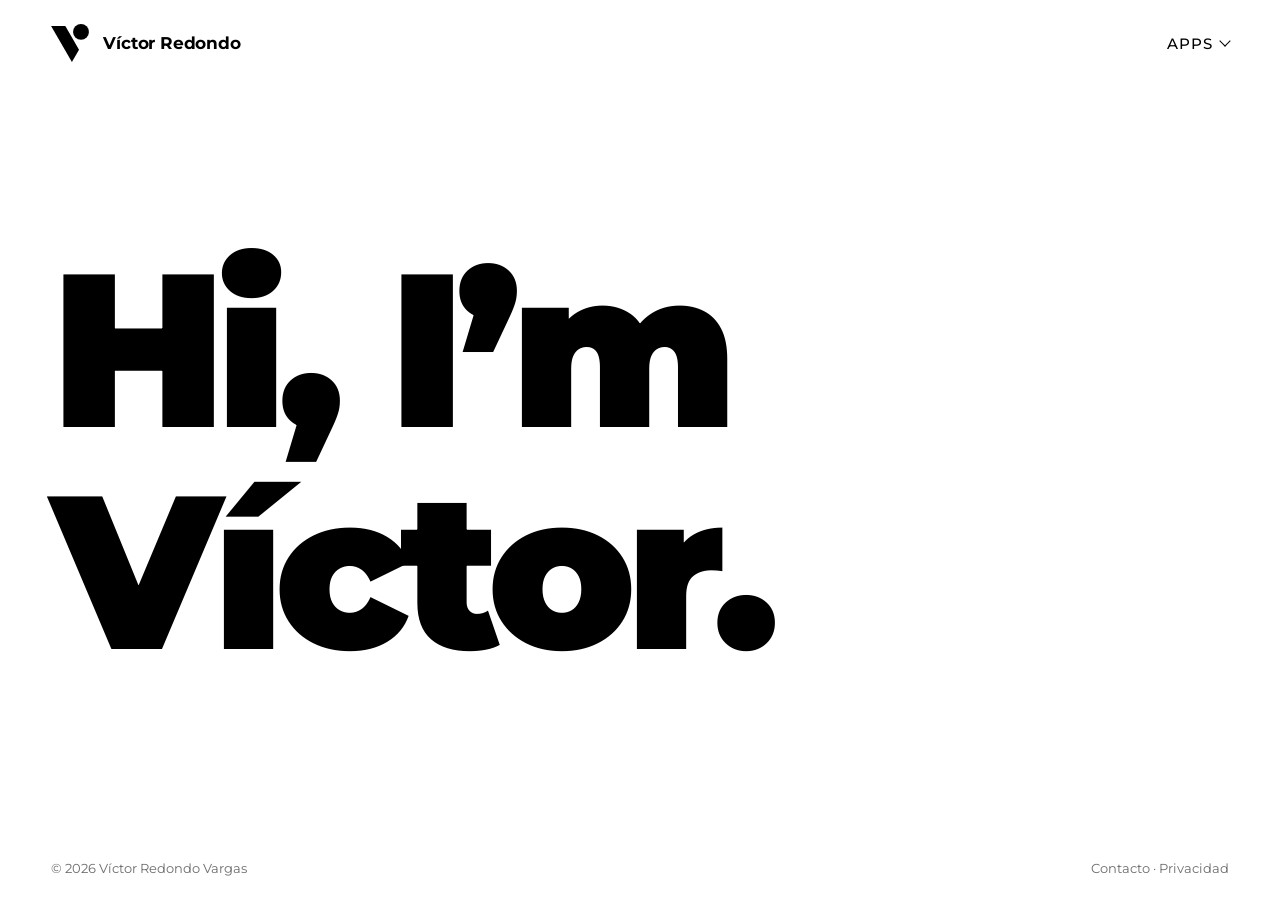
<file: index.html>
<!DOCTYPE html>
<html lang="es">
<head>
<meta charset="utf-8">
<meta name="viewport" content="width=device-width, initial-scale=1">
<title>Víctor Redondo · Diseño y proyectos</title>
<meta name="description" content="Víctor Redondo: diseño, apps y otros proyectos.">
<link rel="icon" href="/logo.svg" type="image/svg+xml">
<link rel="canonical" href="https://vredondo.com/">
<meta property="og:title" content="Víctor Redondo · Diseño y proyectos">
<meta property="og:description" content="Diseño, apps y otros proyectos de Víctor Redondo.">
<meta property="og:url" content="https://vredondo.com/">
<meta name="theme-color" content="#ffffff">
<link rel="apple-touch-icon" href="/loop/img/icon-180.png">
<script type="application/ld+json">
{"@context":"https://schema.org","@graph":[
 {"@type":"Person","@id":"https://vredondo.com/#me","name":"Víctor Redondo Vargas","url":"https://vredondo.com/","jobTitle":"Diseñador"},
 {"@type":"WebSite","@id":"https://vredondo.com/#web","url":"https://vredondo.com/","name":"Víctor Redondo","inLanguage":"es","publisher":{"@id":"https://vredondo.com/#me"}},
 {"@type":"SoftwareApplication","name":"Loop: Cinta de correr","operatingSystem":"iOS, watchOS","applicationCategory":"HealthApplication","url":"https://vredondo.com/loop/","installUrl":"https://apps.apple.com/app/loop-cinta-de-correr/id6827310005","author":{"@id":"https://vredondo.com/#me"},"offers":{"@type":"Offer","price":"0","priceCurrency":"EUR"}}
]}
</script>
<link rel="stylesheet" href="/assets/site.css">
<script defer src='https://static.cloudflareinsights.com/beacon.min.js' data-cf-beacon='{"token": "1eb871b4c83d4031b8261ed654e6d0db"}'></script>
</head>
<body>

<header>
  <a class="brand" href="/" aria-label="Víctor Redondo — inicio">
    <svg viewBox="184 150 478 480" aria-hidden="true">
      <polygon points="184,175 364,175 537,475 447,630" fill="currentColor"/>
      <circle cx="562" cy="250" r="100" fill="currentColor"/>
    </svg>
    <span>Víctor Redondo</span>
  </a>

  <nav aria-label="Principal">
    <ul>
      <li class="menu" id="apps">
        <button type="button" aria-expanded="false" aria-controls="apps-list">Apps</button>
        <div class="dropdown" id="apps-list">
          <a href="/loop/">Loop<small>Tu cinta en Apple Fitness</small></a>
        </div>
      </li>
    </ul>
  </nav>
</header>

<main>
  <h1>Hi, I’m<br>Víctor.</h1>
</main>

<footer><span>© <span id="y"></span> Víctor Redondo Vargas</span><span><a href="/contacto/">Contacto</a> · <a href="/privacidad/">Privacidad</a></span></footer>

<script src="/assets/site.js"></script>
</body>
</html>
</file>
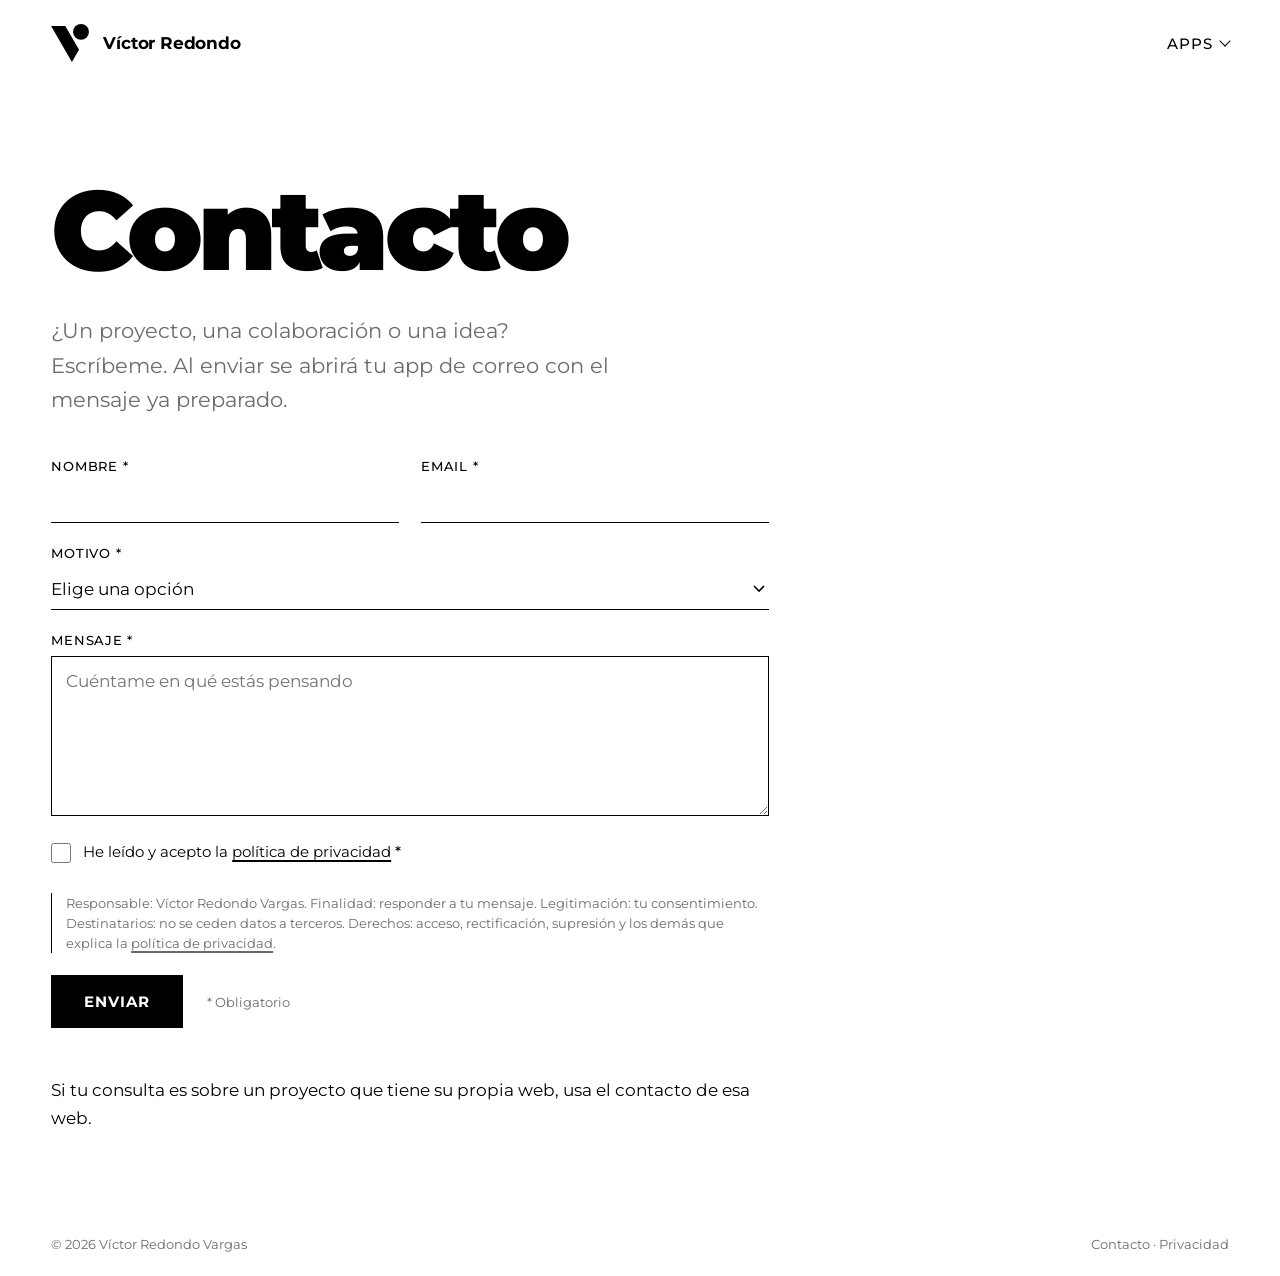
<file: contacto/index.html>
<!DOCTYPE html>
<html lang="es">
<head>
<meta charset="utf-8">
<meta name="viewport" content="width=device-width, initial-scale=1">
<title>Contacto · Víctor Redondo</title>
<meta name="description" content="Escribe a Víctor Redondo para proyectos, colaboraciones o ideas.">
<link rel="icon" href="/logo.svg" type="image/svg+xml">
<link rel="canonical" href="https://vredondo.com/contacto/">
<meta property="og:title" content="Contacto · Víctor Redondo">
<meta property="og:description" content="Escribe a Víctor Redondo para proyectos, colaboraciones o ideas.">
<meta property="og:url" content="https://vredondo.com/contacto/">
<meta name="theme-color" content="#ffffff">
<link rel="apple-touch-icon" href="/loop/img/icon-180.png">
<script type="application/ld+json">
{"@context":"https://schema.org","@graph":[
 {"@type":"Person","@id":"https://vredondo.com/#me","name":"Víctor Redondo Vargas","url":"https://vredondo.com/"},
 {"@type":"BreadcrumbList","itemListElement":[{"@type":"ListItem","position":1,"name":"Víctor Redondo","item":"https://vredondo.com/"},{"@type":"ListItem","position":2,"name":"Contacto","item":"https://vredondo.com/contacto/"}]}
]}
</script>
<link rel="stylesheet" href="/assets/site.css">
<script defer src='https://static.cloudflareinsights.com/beacon.min.js' data-cf-beacon='{"token": "1eb871b4c83d4031b8261ed654e6d0db"}'></script>
</head>
<body>

<header>
  <a class="brand" href="/" aria-label="Víctor Redondo — inicio">
    <svg viewBox="184 150 478 480" aria-hidden="true">
      <polygon points="184,175 364,175 537,475 447,630" fill="currentColor"/>
      <circle cx="562" cy="250" r="100" fill="currentColor"/>
    </svg>
    <span>Víctor Redondo</span>
  </a>

  <nav aria-label="Principal">
    <ul>
      <li class="menu" id="apps">
        <button type="button" aria-expanded="false" aria-controls="apps-list">Apps</button>
        <div class="dropdown" id="apps-list">
          <a href="/loop/">Loop<small>Tu cinta en Apple Fitness</small></a>
        </div>
      </li>
    </ul>
  </nav>
</header>

<main class="page">
  <h1>Contacto</h1>
  <p class="lead">¿Un proyecto, una colaboración o una idea? Escríbeme. Al enviar se abrirá tu app de correo con el mensaje ya preparado.</p>

  <form id="contact" novalidate>
    <div class="hp" aria-hidden="true"><label for="website">Website</label><input id="website" name="website" tabindex="-1" autocomplete="off"></div>
    <div class="row">
      <div><label for="name">Nombre <b>*</b></label><input class="f" id="name" name="name" autocomplete="name" required></div>
      <div><label for="email">Email <b>*</b></label><input class="f" id="email" name="email" type="email" autocomplete="email" required></div>
    </div>
    <div>
      <label for="topic">Motivo <b>*</b></label>
      <select class="f" id="topic" name="topic" required>
        <option value="">Elige una opción</option>
        <option>Proyecto</option>
        <option>Colaboración</option>
        <option>Idea</option>
        <option>Prensa</option>
        <option>Otro</option>
      </select>
    </div>
    <div><label for="msg">Mensaje <b>*</b></label><textarea class="f" id="msg" name="msg" required placeholder="Cuéntame en qué estás pensando"></textarea></div>
    <label class="check"><input type="checkbox" id="accept" required><span>He leído y acepto la <a href="/privacidad/">política de privacidad</a> <b>*</b></span></label>
    <p class="legal">Responsable: Víctor Redondo Vargas. Finalidad: responder a tu mensaje. Legitimación: tu consentimiento. Destinatarios: no se ceden datos a terceros. Derechos: acceso, rectificación, supresión y los demás que explica la <a href="/privacidad/">política de privacidad</a>.</p>
    <p class="error" id="error" role="alert" hidden>Rellena todos los campos marcados con * y acepta la política de privacidad.</p>
    <div class="actions"><button class="btn" type="submit">Enviar</button><span class="req">* Obligatorio</span></div>
  </form>

  <div class="done" id="done" hidden>
    <p>He abierto tu app de correo con el mensaje preparado: solo falta pulsar Enviar. Si no se ha abierto, copia el mensaje y mándalo a <span class="mail">moc.duolci@ved.odnoderv</span>.</p>
    <pre id="preview"></pre>
    <div class="actions"><button class="btn" type="button" id="copy">Copiar mensaje</button><a class="btn ghost" href="/">Volver al inicio</a></div>
  </div>

  <p style="margin-top:48px">Si tu consulta es sobre un proyecto que tiene su propia web, usa el contacto de esa web.</p>
</main>

<footer><span>© <span id="y"></span> Víctor Redondo Vargas</span><span><a href="/contacto/">Contacto</a> · <a href="/privacidad/">Privacidad</a></span></footer>

<script src="/assets/site.js"></script>
<script>
(() => {
  const to = ['vredondo.dev', 'icloud.com'].join('@');
  const form = document.getElementById('contact'), err = document.getElementById('error');
  const done = document.getElementById('done'), pre = document.getElementById('preview');
  const v = id => document.getElementById(id).value.trim();
  form.addEventListener('submit', e => {
    e.preventDefault();
    if (v('website')) return;
    const ok = v('name') && /^[^@\s]+@[^@\s]+\.[^@\s]+$/.test(v('email')) && v('topic') && v('msg') && document.getElementById('accept').checked;
    err.hidden = ok;
    if (!ok) return;
    const subject = `[vredondo.com] ${v('topic')} · ${v('name')}`;
    const body = `${v('msg')}\n\n—\nNombre: ${v('name')}\nEmail: ${v('email')}\nMotivo: ${v('topic')}`;
    pre.textContent = `Para: ${to}\nAsunto: ${subject}\n\n${body}`;
    location.href = `mailto:${to}?subject=${encodeURIComponent(subject)}&body=${encodeURIComponent(body)}`;
    form.hidden = true; done.hidden = false;
  });
  document.getElementById('copy').addEventListener('click', async e => {
    try { await navigator.clipboard.writeText(pre.textContent); e.target.textContent = 'Copiado'; } catch (_) {}
  });
})();
</script>
</body>
</html>
</file>
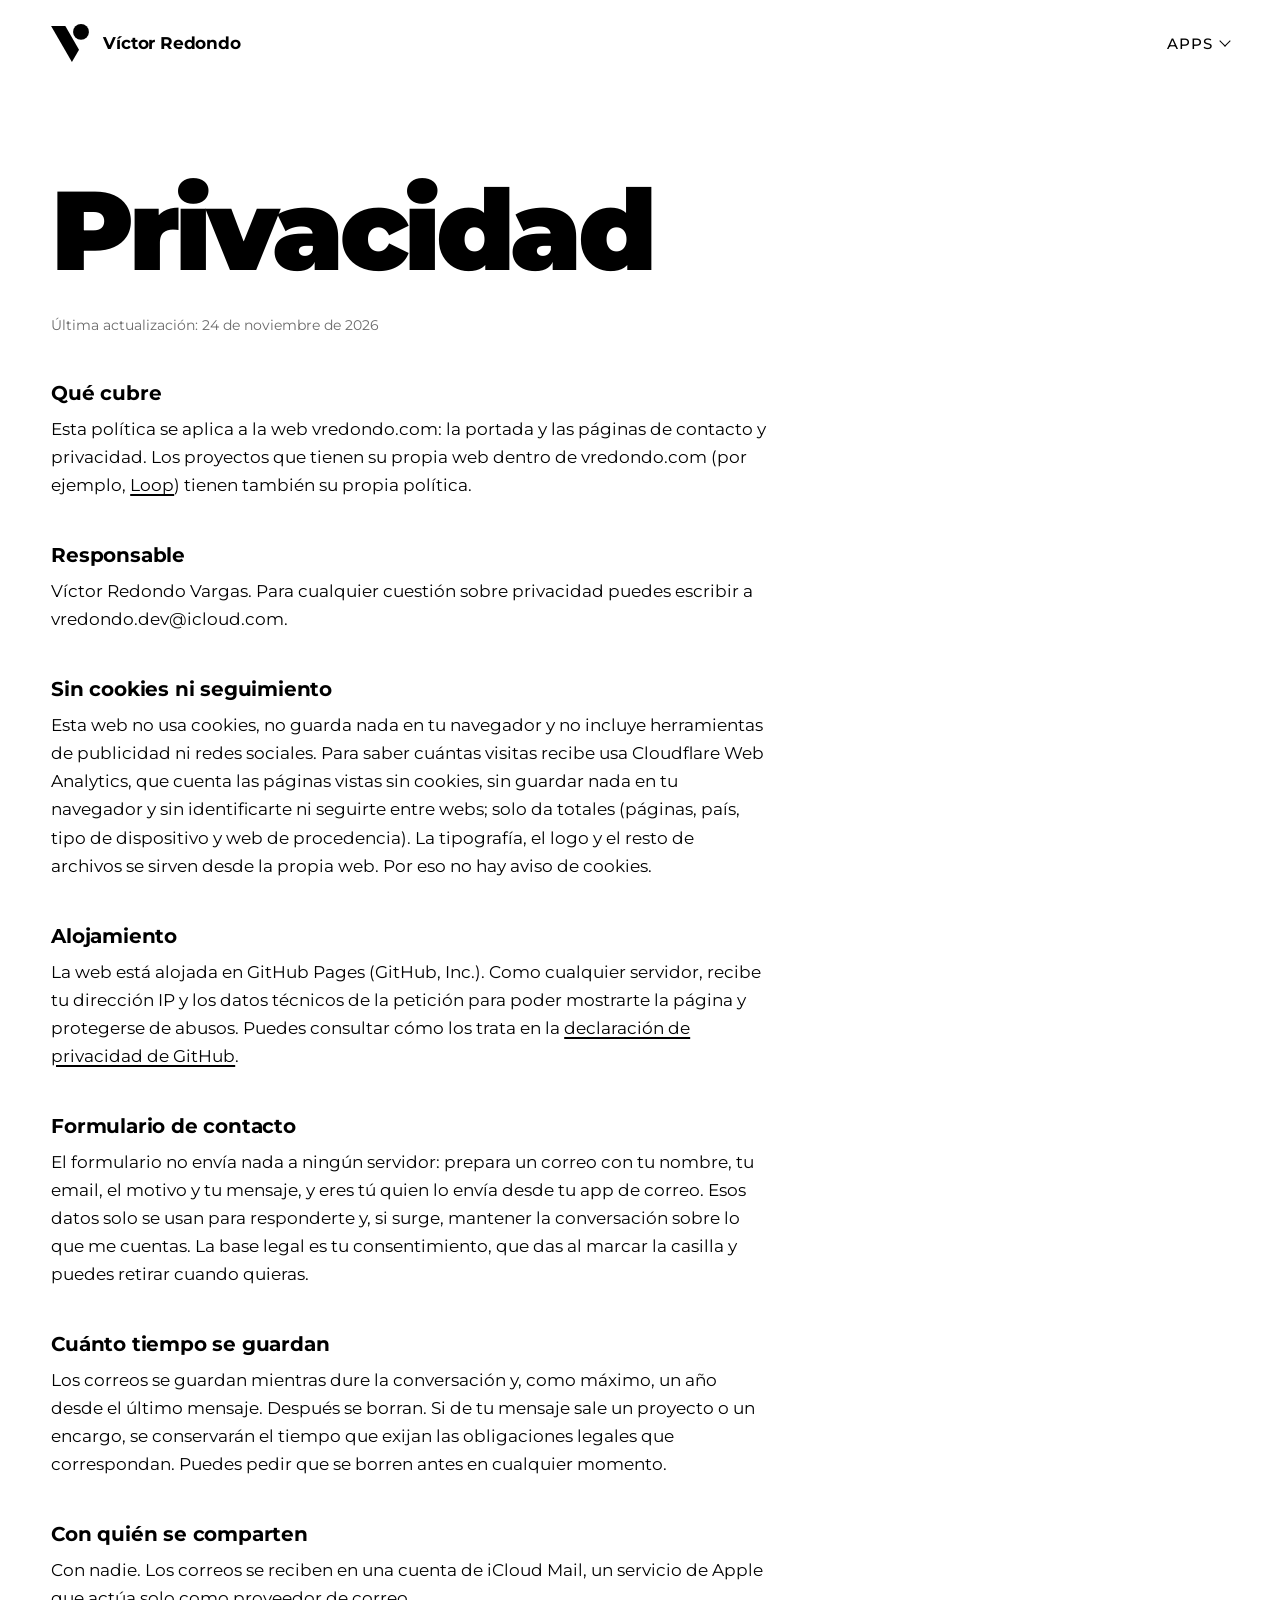
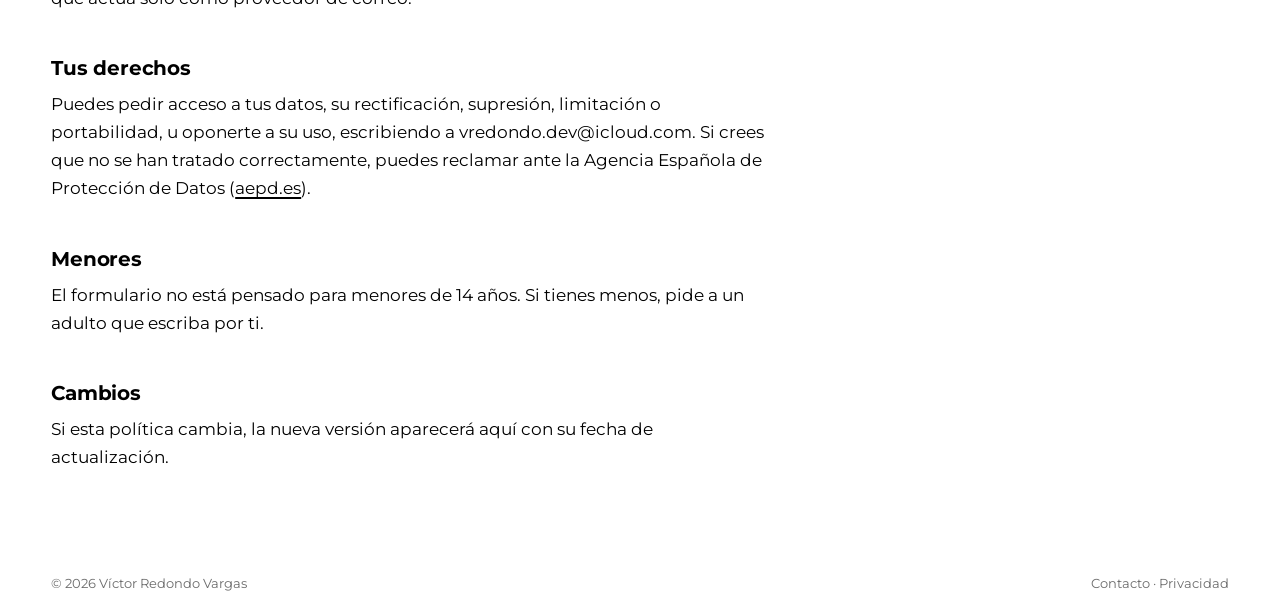
<file: privacidad/index.html>
<!DOCTYPE html>
<html lang="es">
<head>
<meta charset="utf-8">
<meta name="viewport" content="width=device-width, initial-scale=1">
<title>Privacidad · Víctor Redondo</title>
<meta name="description" content="Política de privacidad de vredondo.com: sin cookies ni seguimiento, y cómo se tratan los mensajes del formulario de contacto.">
<link rel="icon" href="/logo.svg" type="image/svg+xml">
<link rel="canonical" href="https://vredondo.com/privacidad/">
<meta property="og:title" content="Privacidad · Víctor Redondo">
<meta property="og:description" content="Política de privacidad de vredondo.com: sin cookies ni seguimiento, y cómo se tratan los mensajes del formulario de contacto.">
<meta property="og:url" content="https://vredondo.com/privacidad/">
<meta name="theme-color" content="#ffffff">
<link rel="apple-touch-icon" href="/loop/img/icon-180.png">
<script type="application/ld+json">
{"@context":"https://schema.org","@graph":[
 {"@type":"Person","@id":"https://vredondo.com/#me","name":"Víctor Redondo Vargas","url":"https://vredondo.com/"},
 {"@type":"BreadcrumbList","itemListElement":[{"@type":"ListItem","position":1,"name":"Víctor Redondo","item":"https://vredondo.com/"},{"@type":"ListItem","position":2,"name":"Privacidad","item":"https://vredondo.com/privacidad/"}]}
]}
</script>
<link rel="stylesheet" href="/assets/site.css">
<script defer src='https://static.cloudflareinsights.com/beacon.min.js' data-cf-beacon='{"token": "1eb871b4c83d4031b8261ed654e6d0db"}'></script>
</head>
<body>

<header>
  <a class="brand" href="/" aria-label="Víctor Redondo — inicio">
    <svg viewBox="184 150 478 480" aria-hidden="true">
      <polygon points="184,175 364,175 537,475 447,630" fill="currentColor"/>
      <circle cx="562" cy="250" r="100" fill="currentColor"/>
    </svg>
    <span>Víctor Redondo</span>
  </a>

  <nav aria-label="Principal">
    <ul>
      <li class="menu" id="apps">
        <button type="button" aria-expanded="false" aria-controls="apps-list">Apps</button>
        <div class="dropdown" id="apps-list">
          <a href="/loop/">Loop<small>Tu cinta en Apple Fitness</small></a>
        </div>
      </li>
    </ul>
  </nav>
</header>

<main class="page">
  <h1>Privacidad</h1>
  <p class="updated">Última actualización: 24 de noviembre de 2026</p>

  <h2>Qué cubre</h2>
  <p>Esta política se aplica a la web vredondo.com: la portada y las páginas de contacto y privacidad. Los proyectos que tienen su propia web dentro de vredondo.com (por ejemplo, <a href="/loop/privacidad/">Loop</a>) tienen también su propia política.</p>

  <h2>Responsable</h2>
  <p>Víctor Redondo Vargas. Para cualquier cuestión sobre privacidad puedes escribir a <span class="mail">moc.duolci@ved.odnoderv</span>.</p>

  <h2>Sin cookies ni seguimiento</h2>
  <p>Esta web no usa cookies, no guarda nada en tu navegador y no incluye herramientas de publicidad ni redes sociales. Para saber cuántas visitas recibe usa Cloudflare Web Analytics, que cuenta las páginas vistas sin cookies, sin guardar nada en tu navegador y sin identificarte ni seguirte entre webs; solo da totales (páginas, país, tipo de dispositivo y web de procedencia). La tipografía, el logo y el resto de archivos se sirven desde la propia web. Por eso no hay aviso de cookies.</p>

  <h2>Alojamiento</h2>
  <p>La web está alojada en GitHub Pages (GitHub, Inc.). Como cualquier servidor, recibe tu dirección IP y los datos técnicos de la petición para poder mostrarte la página y protegerse de abusos. Puedes consultar cómo los trata en la <a href="https://docs.github.com/es/site-policy/privacy-policies/github-general-privacy-statement" rel="noopener">declaración de privacidad de GitHub</a>.</p>

  <h2>Formulario de contacto</h2>
  <p>El formulario no envía nada a ningún servidor: prepara un correo con tu nombre, tu email, el motivo y tu mensaje, y eres tú quien lo envía desde tu app de correo. Esos datos solo se usan para responderte y, si surge, mantener la conversación sobre lo que me cuentas. La base legal es tu consentimiento, que das al marcar la casilla y puedes retirar cuando quieras.</p>

  <h2>Cuánto tiempo se guardan</h2>
  <p>Los correos se guardan mientras dure la conversación y, como máximo, un año desde el último mensaje. Después se borran. Si de tu mensaje sale un proyecto o un encargo, se conservarán el tiempo que exijan las obligaciones legales que correspondan. Puedes pedir que se borren antes en cualquier momento.</p>

  <h2>Con quién se comparten</h2>
  <p>Con nadie. Los correos se reciben en una cuenta de iCloud Mail, un servicio de Apple que actúa solo como proveedor de correo.</p>

  <h2>Tus derechos</h2>
  <p>Puedes pedir acceso a tus datos, su rectificación, supresión, limitación o portabilidad, u oponerte a su uso, escribiendo a <span class="mail">moc.duolci@ved.odnoderv</span>. Si crees que no se han tratado correctamente, puedes reclamar ante la Agencia Española de Protección de Datos (<a href="https://www.aepd.es" rel="noopener">aepd.es</a>).</p>

  <h2>Menores</h2>
  <p>El formulario no está pensado para menores de 14 años. Si tienes menos, pide a un adulto que escriba por ti.</p>

  <h2>Cambios</h2>
  <p>Si esta política cambia, la nueva versión aparecerá aquí con su fecha de actualización.</p>
</main>

<footer><span>© <span id="y"></span> Víctor Redondo Vargas</span><span><a href="/contacto/">Contacto</a> · <a href="/privacidad/">Privacidad</a></span></footer>

<script src="/assets/site.js"></script>
</body>
</html>
</file>
<file: assets/site.css>
/* Gotham (licencia comercial): se usa si está instalada en el equipo. Con licencia web, añade
   url("/fonts/Gotham-Bold.woff2") etc. a cada regla. Si no, Montserrat (libre) hace de respaldo. */
  @font-face { font-family: "Gotham"; font-weight: 400; font-display: swap;
    src: local("Gotham Book"), local("Gotham-Book"); }
  @font-face { font-family: "Gotham"; font-weight: 500; font-display: swap;
    src: local("Gotham Medium"), local("Gotham-Medium"); }
  @font-face { font-family: "Gotham"; font-weight: 700; font-display: swap;
    src: local("Gotham Bold"), local("Gotham-Bold"); }
  @font-face { font-family: "Gotham"; font-weight: 900; font-display: swap;
    src: local("Gotham Black"), local("Gotham-Black"); }

  @font-face { font-family: "Montserrat"; font-weight: 400; font-display: swap; src: url("/fonts/montserrat-latin-400-normal.woff2") format("woff2"); }
  @font-face { font-family: "Montserrat"; font-weight: 500; font-display: swap; src: url("/fonts/montserrat-latin-500-normal.woff2") format("woff2"); }
  @font-face { font-family: "Montserrat"; font-weight: 700; font-display: swap; src: url("/fonts/montserrat-latin-700-normal.woff2") format("woff2"); }
  @font-face { font-family: "Montserrat"; font-weight: 900; font-display: swap; src: url("/fonts/montserrat-latin-900-normal.woff2") format("woff2"); }

  :root { --ink: #000; --paper: #fff; --gray: #6b6b6b; --pad: clamp(20px, 4vw, 56px); }
  * { box-sizing: border-box; margin: 0; padding: 0; }
  html, body { height: 100%; }
  body {
    background: var(--paper); color: var(--ink);
    font-family: "Gotham", "Montserrat", "Helvetica Neue", Arial, sans-serif;
    -webkit-font-smoothing: antialiased;
    display: flex; flex-direction: column; min-height: 100vh;
  }
  a { color: inherit; text-decoration: none; }

  /* Cabecera */
  header {
    display: flex; align-items: center; justify-content: space-between;
    padding: 24px var(--pad);
  }
  .brand { display: flex; align-items: center; gap: 14px; }
  .brand svg { width: 38px; height: 38px; display: block; }
  .brand span { font-weight: 700; font-size: 17px; letter-spacing: -0.01em; }

  nav ul { list-style: none; display: flex; gap: 32px; }
  .menu { position: relative; }
  .menu > button {
    font: inherit; font-weight: 500; font-size: 15px; letter-spacing: 0.06em; text-transform: uppercase;
    background: none; border: 0; color: inherit; cursor: pointer;
    display: flex; align-items: center; gap: 8px; padding: 8px 0;
  }
  .menu > button::after {
    content: ""; width: 7px; height: 7px; border-right: 1.5px solid currentColor; border-bottom: 1.5px solid currentColor;
    transform: translateY(-2px) rotate(45deg); transition: transform .2s;
  }
  .menu.open > button::after { transform: translateY(2px) rotate(-135deg); }
  .dropdown {
    position: absolute; right: 0; top: calc(100% + 8px); min-width: 200px;
    background: var(--paper); border: 1.5px solid var(--ink); padding: 8px 0;
    opacity: 0; visibility: hidden; transform: translateY(-4px); transition: all .18s ease;
  }
  .menu.open .dropdown { opacity: 1; visibility: visible; transform: none; }
  .dropdown a { display: block; padding: 12px 20px; font-size: 15px; font-weight: 500; }
  .dropdown a small { display: block; font-weight: 400; font-size: 12px; color: var(--gray); margin-top: 2px; }
  .dropdown a:hover, .dropdown a:focus-visible { background: var(--ink); color: var(--paper); outline: none; }
  .dropdown a:hover small, .dropdown a:focus-visible small { color: #bbb; }

  /* Portada */
  main { flex: 1; display: flex; align-items: center; padding: 0 var(--pad); }
  h1 {
    font-weight: 900; line-height: 1.02; letter-spacing: -0.045em;
    font-size: clamp(64px, 17vw, 260px);
  }

  footer { padding: 24px var(--pad); font-size: 13px; color: var(--gray); display: flex; flex-wrap: wrap; gap: 8px 20px; justify-content: space-between; }
  footer a:hover { color: var(--ink); }

  @media (max-width: 520px) {
    .brand span { font-size: 15px; }
    .brand svg { width: 32px; height: 32px; }
  }

/* Páginas interiores (contacto, privacidad) */
main.page { display: block; flex: 1; width: 100%; max-width: 820px; padding: clamp(32px, 7vw, 88px) var(--pad) 80px; }
main.page h1 { font-size: clamp(48px, 9vw, 112px); line-height: 1; margin-bottom: 28px; }
main.page h2 { font-weight: 700; font-size: 20px; letter-spacing: -0.01em; margin: 44px 0 10px; }
main.page p, main.page li { font-size: 17px; line-height: 1.65; }
main.page p + p { margin-top: 12px; }
main.page ul { padding-left: 1.2em; margin-top: 8px; }
.lead { font-size: clamp(18px, 2.2vw, 21px) !important; color: var(--gray); max-width: 40ch; margin-bottom: 40px; }
.updated { color: var(--gray); font-size: 14px !important; }
main.page a:not(.btn) { text-decoration: underline; text-underline-offset: 3px; text-decoration-thickness: 1.5px; }
.mail { direction: rtl; unicode-bidi: bidi-override; }

/* Formulario */
form { display: grid; gap: 22px; }
.row { display: grid; grid-template-columns: 1fr 1fr; gap: 22px; }
label { display: block; font-size: 13px; font-weight: 500; letter-spacing: 0.06em; text-transform: uppercase; margin-bottom: 8px; }
label b { font-weight: 500; }
.f {
  width: 100%; font: inherit; font-size: 17px; color: var(--ink); background: var(--paper);
  border: 0; border-bottom: 1.5px solid var(--ink); border-radius: 0; padding: 10px 0; outline: none;
  -webkit-appearance: none; appearance: none;
}
select.f { background: var(--paper) url("data:image/svg+xml,%3Csvg xmlns='http://www.w3.org/2000/svg' width='12' height='8'%3E%3Cpath d='M1 1l5 5 5-5' fill='none' stroke='%23000' stroke-width='1.6'/%3E%3C/svg%3E") no-repeat right 4px center; padding-right: 24px; }
textarea.f { min-height: 160px; resize: vertical; border: 1.5px solid var(--ink); padding: 14px; }
.f:focus { box-shadow: 0 1.5px 0 var(--ink); }
textarea.f:focus { box-shadow: inset 0 0 0 1.5px var(--ink); }
.check { display: flex; gap: 12px; align-items: flex-start; font-size: 15px; text-transform: none; letter-spacing: 0; font-weight: 400; }
.check input { width: 20px; height: 20px; margin-top: 1px; accent-color: #000; flex: none; }
.legal { font-size: 13px !important; line-height: 1.55 !important; color: var(--gray); border-left: 1.5px solid var(--ink); padding-left: 14px; }
.hp { position: absolute; left: -9999px; width: 1px; height: 1px; overflow: hidden; }
.actions { display: flex; flex-wrap: wrap; align-items: center; gap: 16px 24px; }
.btn {
  font: inherit; font-weight: 700; font-size: 15px; letter-spacing: 0.06em; text-transform: uppercase;
  background: var(--ink); color: var(--paper); border: 1.5px solid var(--ink); padding: 16px 32px; cursor: pointer;
  transition: background .15s, color .15s;
}
.btn:hover, .btn:focus-visible { background: var(--paper); color: var(--ink); outline: none; }
.btn.ghost { background: var(--paper); color: var(--ink); }
.btn.ghost:hover { background: var(--ink); color: var(--paper); }
.req { font-size: 13px !important; color: var(--gray); }
.error { color: #c00; font-size: 15px !important; }
.done { border: 1.5px solid var(--ink); padding: 24px; }
.done pre { white-space: pre-wrap; font: inherit; font-size: 14px; background: #f4f4f4; padding: 16px; margin: 16px 0; max-height: 240px; overflow: auto; }
[hidden] { display: none !important; }
@media (max-width: 600px) { .row { grid-template-columns: 1fr; } }
</file>
